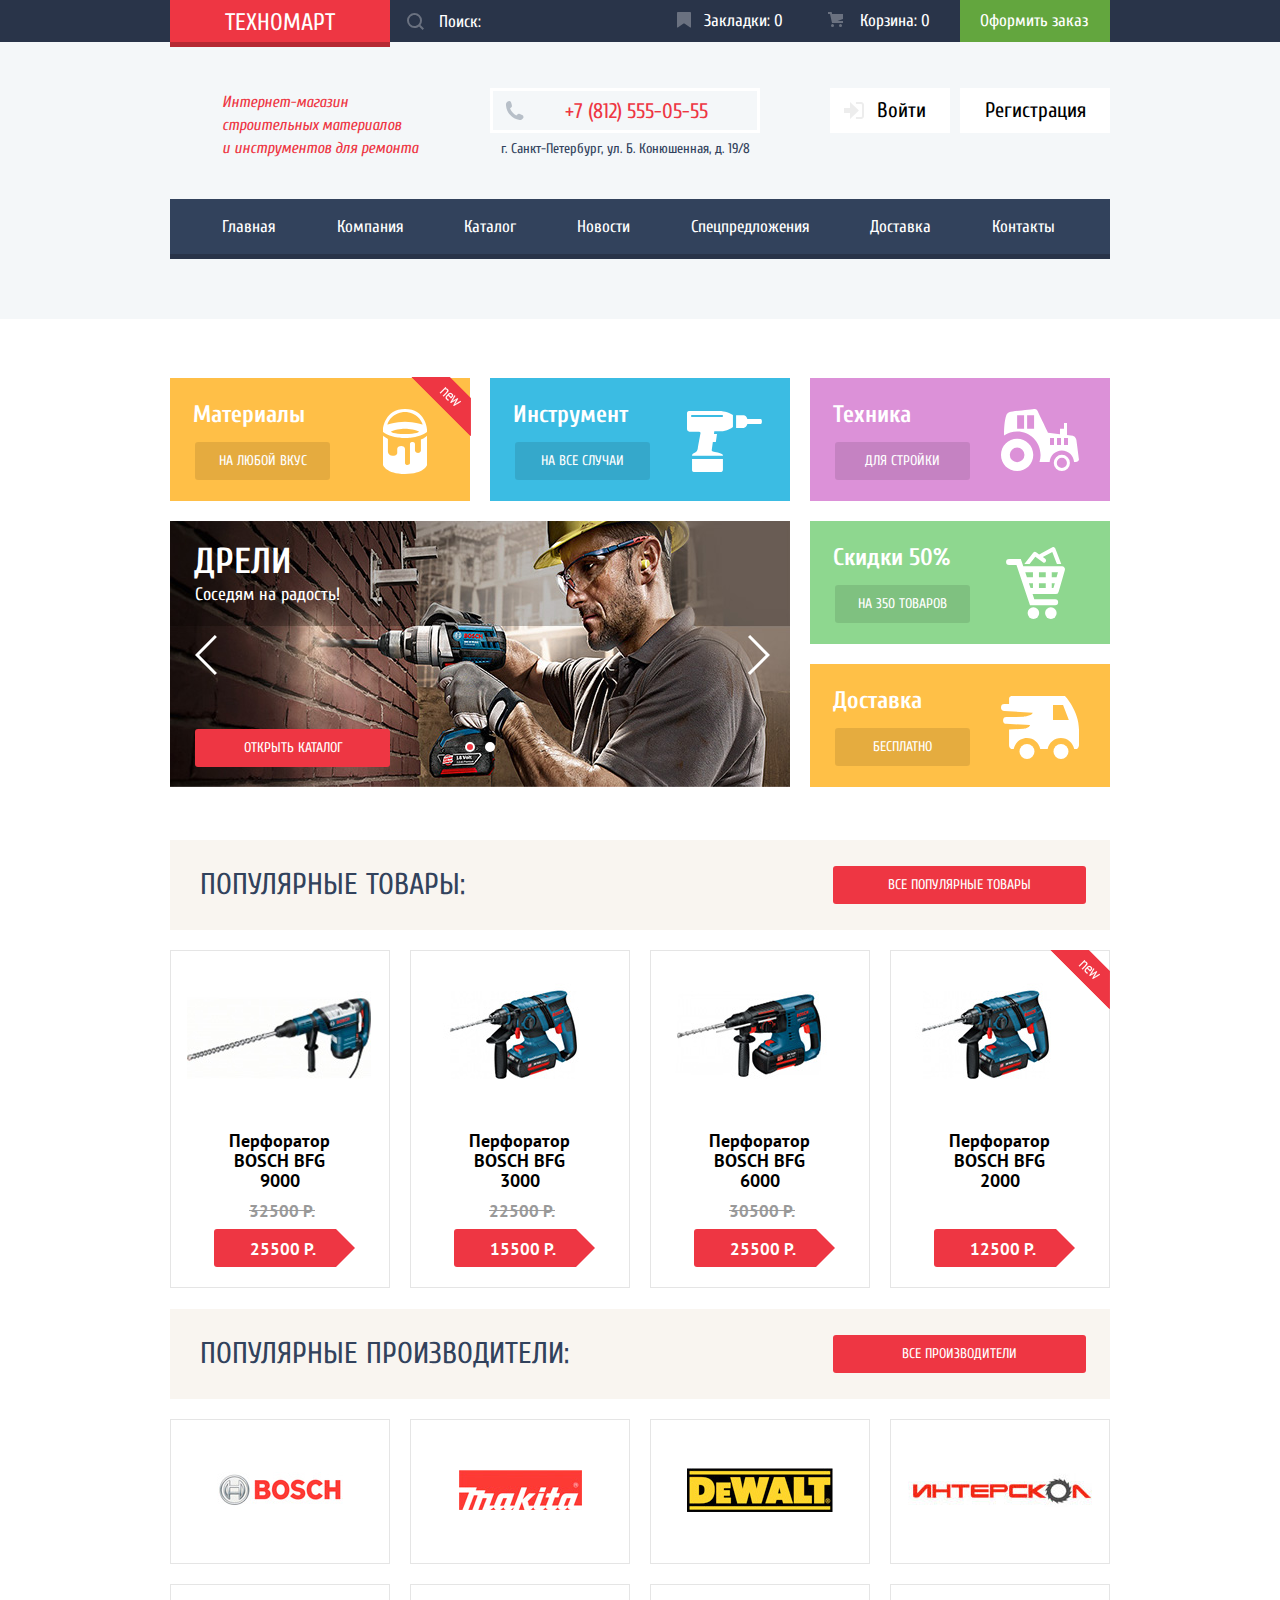
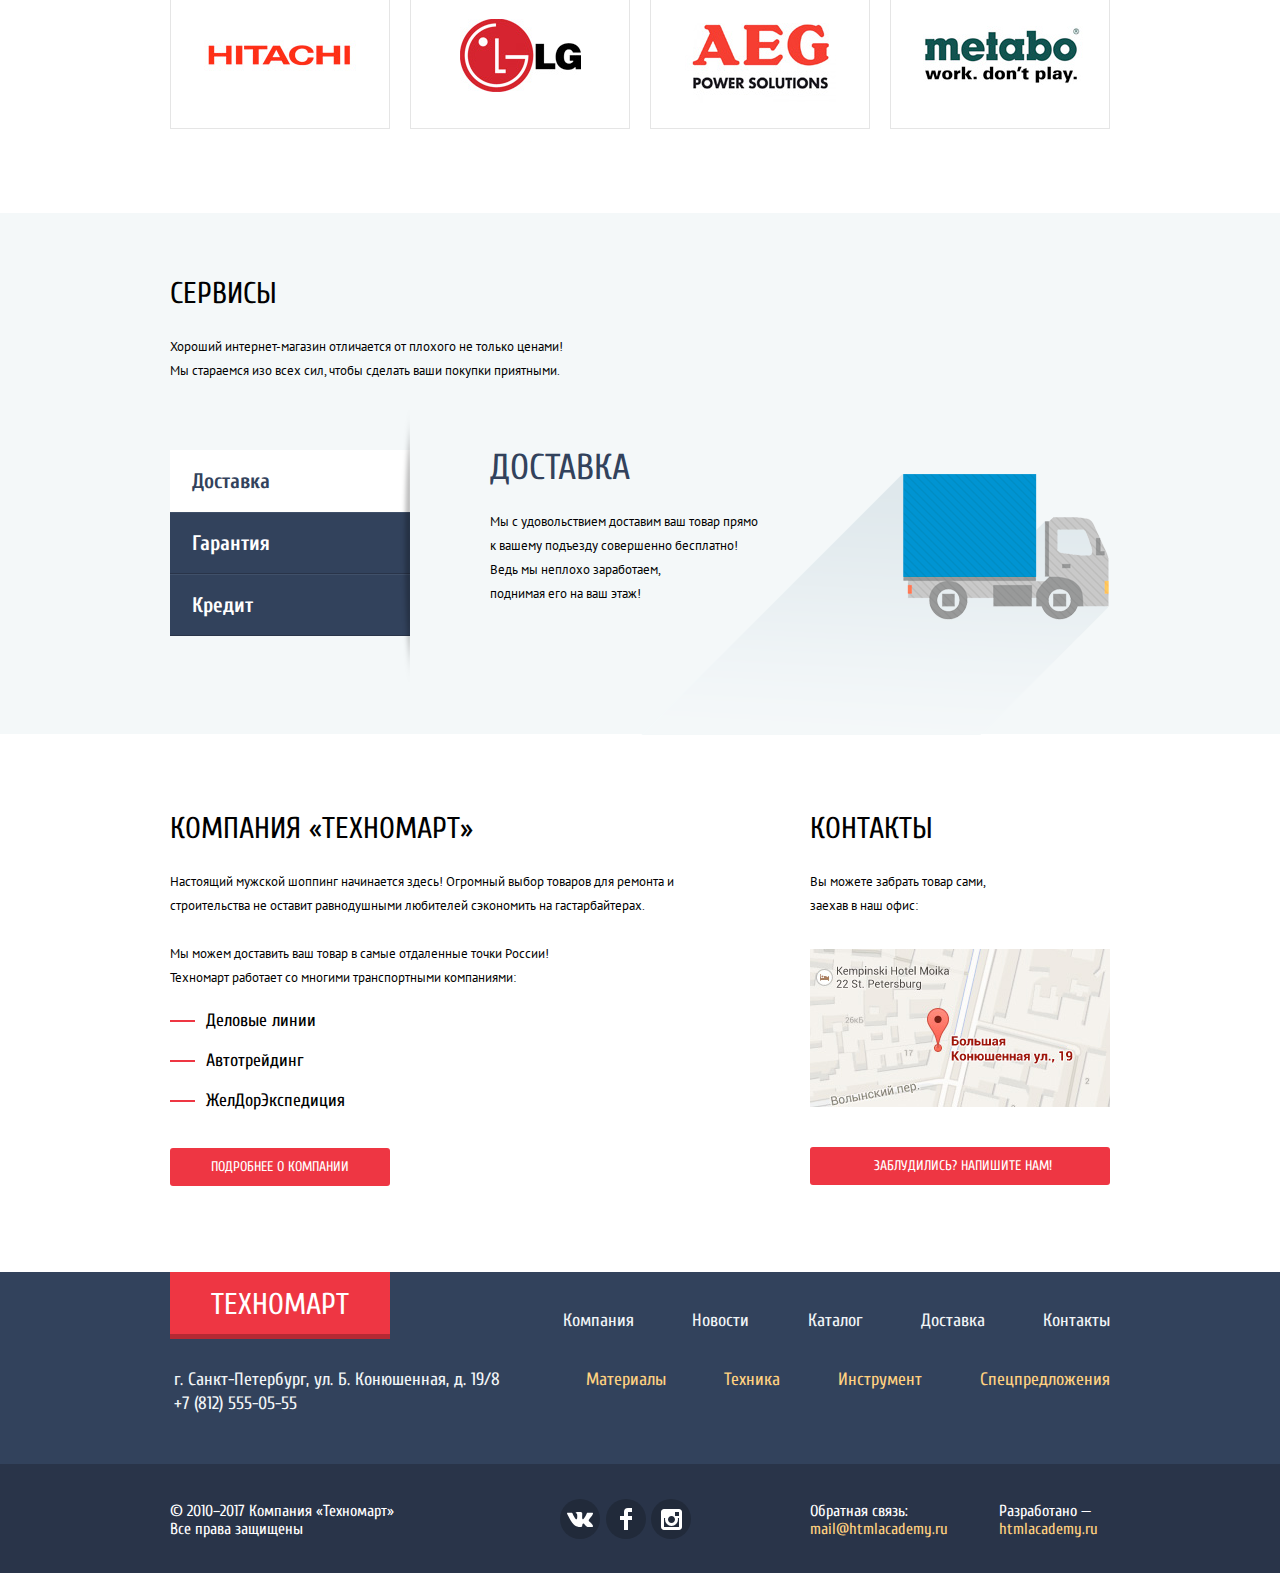
<file: index.html>
<!DOCTYPE html>
<html lang="ru">
  <head>
    <meta charset="utf-8">
    <title>Техномарт - Интернет-магазин строительных материалов и инструментов для ремонта</title>
    <link href="https://fonts.googleapis.com/css?family=Cuprum:400,400i,700&amp;subset=cyrillic" rel="stylesheet">
    <link href="https://fonts.googleapis.com/css?family=PT+Sans:400,700&amp;subset=cyrillic" rel="stylesheet">
    <link rel="stylesheet" href="css/normalize.css">
    <link rel="stylesheet" href="css/style.min.css">
  </head>
  <body class="page">
    <header class="main-header">
      <div class="secondary-menu-wrapper">
        <div class="secondary-menu container">
          <a class="logo-link">Техномарт</a>
          <form class="search-form" method="GET" action="https://echo.htmlacademy.ru">
            <label class="visually-hidden" for="search">Поле поиска</label>
            <input class="search" id="search" type="search" name="search" placeholder="Поиск:">
            <svg xmlns="http://www.w3.org/2000/svg" width="17" height="17" viewBox="0 0 17 17">
              <path fill="#ffffff" d="M17 15.586l-3.542-3.542A7.465 7.465 0 0 0 15 7.5 7.5 7.5 0 1 0 7.5 15c1.71 0 3.282-.579 4.544-1.542L15.586 17 17 15.586zM2 7.5C2 4.467 4.467 2 7.5 2 10.532 2 13 4.467 13 7.5c0 3.032-2.468 5.5-5.5 5.5A5.506 5.506 0 0 1 2 7.5z"/>
            </svg>
          </form>
          <a class="header-link header-link-bookmarks" href="#">Закладки: <output>0</output></a>
          <a class="header-link header-link-cart" href="#">Корзина: <output>0</output></a>
          <a class="header-link-order" href="#">Оформить заказ</a>
        </div>
      </div>
      <div class="menu-wrapper">
        <div class="header-submenu container">
          <h1 class="main-title">Интернет-магазин строительных материалов и&nbsp;инструментов для ремонта</h1>
          <div class="header-contacts">
            <a class="header-phone" href="tel:+78125550555">+7 (812) 555-05-55</a>
            <address class="header-address">г. Санкт-Петербург, ул. Б. Конюшенная, д. 19/8</address>
          </div>
          <ul class="user-navigation-list">
            <li class="user-navigation-item">
              <a href="#">
                <svg xmlns="http://www.w3.org/2000/svg" width="20" height="17" viewBox="0 0 20 17">
                  <path fill="#c5c5c5" d="M14.875 8.5L6 0v6H0v5h6v6z"/>
                  <path fill="#c5c5c5" d="M16.986 15.01h-5.027V17h5.027c2.178 0 3.004-1.81 3.029-3.026V3.028C19.99 1.811 19.164 0 16.986 0h-5.027v1.99h5.027c.839 0 .992.681 1.01 1.057v10.904c-.017.376-.171 1.059-1.01 1.059z"/>
                </svg>
                Войти
              </a>
            </li>
            <li class="user-navigation-item"><a href="#">Регистрация</a></li>
          </ul>
        </div>
        <div class="container">
          <nav class="navigation">
            <ul class="navigation-list">
              <li class="navigation-item"><a>Главная</a></li>
              <li class="navigation-item"><a href="#">Компания</a></li>
              <li class="navigation-item"><a href="catalog.html">Каталог</a></li>
              <li class="navigation-item"><a href="#">Новости</a></li>
              <li class="navigation-item"><a href="#">Спецпредложения</a></li>
              <li class="navigation-item"><a href="#">Доставка</a></li>
              <li class="navigation-item"><a href="#">Контакты</a></li>
            </ul>
          </nav>
        </div>
      </div>
    </header>
    <main>
      <div class="container">
        <section class="tiles-menu">
          <h2 class="visually-hidden">Меню категорий</h2>
          <div class="left-column-tiles">
            <div class="tiles-item new-label">
              <p class="tiles-title">Материалы</p>
              <a class="tiles-link" href="#">На любой вкус</a>
            </div>
            <div class="tiles-item">
              <p class="tiles-title">Инструмент</p>
              <a class="tiles-link" href="#">На все случаи</a>
            </div>
            <div class="slider">
              <ul class="slider-list">
                <li class="slider-item slider-item-active">
                  <img class="slider-image" src="img/main-slider-1.jpg" alt="Дрели - соседям на радость." width="620" height="266">
                  <p class="slider-title">Дрели</p>
                  <p class="slider-text">Соседям на радость!</p>
                  <a class="btn btn-slider" href="catalog.html">Открыть каталог</a>
                </li>
                <li class="slider-item">
                  <img class="slider-image" src="img/main-slider-2.jpg" alt="Перфораторы - настоящие мужские игрушки." width="620" height="266">
                  <p class="slider-title">Перфораторы</p>
                  <p class="slider-text">Настоящие мужские игрушки</p>
                  <a class="btn btn-slider" href="catalog.html">Открыть каталог</a>
                </li>
              </ul>
              <div class="slider-controls">
                <button class="slide-left" type="button"><span class="visually-hidden">Слайд влево</span></button>
                <button class="slide-right" type="button"><span class="visually-hidden">Слайд вправо</span></button>
              </div>
              <nav class="pagination">
                <button class="pagination-btn pagination-btn-active"></button>
                <button class="pagination-btn"></button>
              </nav>
            </div>
          </div>
          <div class="right-column-tiles">
            <div class="tiles-item">
              <p class="tiles-title">Техника</p>
              <a class="tiles-link" href="#">Для стройки</a>  
            </div>
            <div class="tiles-item">
              <p class="tiles-title">Скидки 50%</p>
              <a class="tiles-link" href="#">На 350 товаров</a> 
            </div>
            <div class="tiles-item">
              <p class="tiles-title">Доставка</p>
              <a class="tiles-link" href="#">Бесплатно</a> 
            </div>
          </div>
        </section>
        <section class="popular-products">
          <div class="popular-heading">
            <h2 class="section-title promo-title">Популярные товары:</h2>
            <a class="btn btn-popular" href="#">Все популярные товары</a>
          </div>
          <ul class="catalog-list">
            <li class="catalog-item">
              <a class="catalog-link" href="#">
                <h3 class="catalog-item-title">Перфоратор BOSCH BFG 9000</h3>
                <div class="img-block">
                  <img src="img/bosch-bfg-9000.jpg" alt="Перфоратор BOSCH BFG 9000" width="218" height="180">
                </div>
                <p class="discount">32500 р.</p>
                <p class="item-price">25500 р.</p>
              </a>
              <div class="hover-links">
                <a class="buy" href="#">Купить</a>
                <button class="bookmark" type="button">В закладки</button>
              </div>
            </li>
            <li class="catalog-item">
              <a class="catalog-link" href="#">
                <h3 class="catalog-item-title">Перфоратор BOSCH BFG 3000</h3>
                <div class="img-block">
                  <img src="img/bosch-bfg-3000.jpg" alt="Перфоратор BOSCH BFG 3000" width="218" height="180">
                </div>
                <p class="discount">22500 р.</p>
                <p class="item-price">15500 р.</p>
              </a>
              <div class="hover-links">
                <a class="buy" href="#">Купить</a>
                <button class="bookmark" type="button">В закладки</button>
              </div>
            </li>
            <li class="catalog-item">
              <a class="catalog-link" href="#">
                <h3 class="catalog-item-title">Перфоратор BOSCH BFG 6000</h3>
                <div class="img-block">
                  <img src="img/bosch-bfg-6000.jpg" alt="Перфоратор BOSCH BFG 6000" width="218" height="180">
                </div>
                <p class="discount">30500 р.</p>
                <p class="item-price">25500 р.</p>
              </a>
              <div class="hover-links">
                <a class="buy" href="#">Купить</a>
                <button class="bookmark" type="button">В закладки</button>
              </div>
            </li>
            <li class="catalog-item">
              <a class="catalog-link" href="#">
                <h3 class="catalog-item-title new-label">Перфоратор BOSCH BFG 2000</h3>
                <div class="img-block">
                  <img src="img/bosch-bfg-2000.jpg" alt="Перфоратор BOSCH BFG 2000" width="218" height="180">
                </div>
                <p class="discount"></p>
                <p class="item-price">12500 р.</p>
              </a>
              <div class="hover-links">
                <a class="buy" href="#">Купить</a>
                <button class="bookmark" type="button">В закладки</button>
              </div>
            </li>
          </ul>
        </section>
        <section class="popular-manufacturer">
          <div class="popular-heading">
            <h2 class="section-title promo-title">Популярные производители:</h2>
            <a class="btn btn-popular" href="#">Все производители</a>
          </div>
          <ul class="manufacturer-list">
            <li class="manufacturer-item"><a href="#"><img src="img/bosch.jpg" alt="Bosch" width="126" height="37"></a></li>
            <li class="manufacturer-item"><a href="#"><img src="img/makita.jpg" alt="Makita" width="123" height="40"></a></li>
            <li class="manufacturer-item"><a href="#"><img src="img/de-walt.jpg" alt="DeWalt" width="146" height="44"></a></li>
            <li class="manufacturer-item"><a href="#"><img src="img/interskol.jpg" alt="Интерскол" width="184" height="34"></a></li>
            <li class="manufacturer-item"><a href="#"><img src="img/hitachi.jpg" alt="Hitachi" width="169" height="31"></a></li>
            <li class="manufacturer-item"><a href="#"><img src="img/lg.jpg" alt="Lg" width="121" height="73"></a></li>
            <li class="manufacturer-item"><a href="#"><img src="img/aeg.jpg" alt="Aeg" width="151" height="96"></a></li>
            <li class="manufacturer-item"><a href="#"><img src="img/metabo.jpg" alt="Metabo" width="218" height="59"></a></li>
          </ul>
        </section>
      </div>
      <section class="services">
        <div class="container">
          <h2 class="section-title services-title">Сервисы</h2>
          <p class="section-text">Хороший интернет-магазин отличается от плохого не только ценами!</p>
          <p class="section-text">Мы стараемся изо всех сил, чтобы сделать ваши покупки приятными.</p>
          <div class="section-slider">
            <ul class="buttons-list">
              <li class="buttons-item"><button class="delivery-btn active-button" onclick="active(this)" type="button">Доставка</button></li>
              <li class="buttons-item"><button class="guarantee-btn" onclick="active(this)" type="button">Гарантия</button></li>
              <li class="buttons-item"><button class="credit-btn" onclick="active(this)" type="button">Кредит</button></li>
            </ul>
            <ul class="services-list">
              <li class="services-item delivery-item service-active">
                <h4 class="services-item-title">Доставка</h4>
                <p class="services-item-text delivery">Мы с удовольствием доставим ваш товар прямо к вашему подъезду совершенно бесплатно! Ведь мы неплохо заработаем,<br>поднимая его на ваш этаж!</p>
              </li>
              <li class="services-item guarantee-item">
                <h4 class="services-item-title">Гарантия</h4>
                <p class="services-item-text guarantee">Если купленный у нас товар поломается или заискрит,<br> а также в случае пожара, спровоцированного его возгаранием, вы всегда можете быть уверены в нашей гарантии. Мы обменяем сгоревший товар на новый. <br> Дом уж восстановите как-нибудь сами.</p>
              </li>
              <li class="services-item credit-item">
                <h4 class="services-item-title">Кредит</h4>
                <p class="services-item-text credit">Залезть в долговую яму стало проще! <br> Кредитные консультанты придут вам на помощь.</p>
                <a class="btn" href="#">Отправить заявку</a>
              </li>
            </ul>
          </div>
        </div>
      </section>
      <div class="index-columns container">
        <section class="about-company">
          <h2 class="section-title">Компания «Техномарт»</h2>
          <p class="section-text">Настоящий мужской шоппинг начинается здесь! Огромный выбор товаров для ремонта и строительства не оставит равнодушными любителей сэкономить на гастарбайтерах.</p>
          <p class="section-text">Мы можем доставить ваш товар в самые отдаленные точки России! Техномарт работает со многими транспортными компаниями:</p>
          <ul class="companies-list">
            <li class="companies-item">Деловые линии</li>
            <li class="companies-item">Автотрейдинг</li>
            <li class="companies-item">ЖелДорЭкспедиция</li>
          </ul>
          <a class="btn" href="#">Подробнее о компании</a>
        </section>
        <section class="contacts">
          <h2 class="section-title">Контакты</h2>
          <p class="section-text">Вы можете забрать товар сами, заехав в наш офис:</p>
          <a class="map-link" href="https://goo.gl/maps/z7ead5HMpTo"><img src="img/map.jpg" alt="Карта с расположением компании «Техномарт»" width="300" height="158"></a>
          <a class="btn btn-contacts" href="#">Заблудились? Напишите нам!</a> 
        </section>
      </div>
      <section class="modal modal-login">
        <h2 class="visually-hidden">Форма обратной связи</h2>
        <form class="feedback-form" method="POST" action="https://echo.htmlacademy.ru/">
          <div class="feedback-container">
            <div class="form-columns">
              <div class="form-column">
                <label for="feedback-name">Ваше имя:</label>
                <input id="feedback-name" type="text" name="name" placeholder="Имя Фамилия">
              </div>
              <div class="form-column">
                <label for="feedback-email">Ваш e-mail:</label>
                <input id="feedback-email" type="email" name="email" placeholder="email@example.com">
              </div>
            </div>
            <label for="feedback-text">Текст письма:</label>
            <textarea id="feedback-text" name="text" placeholder="В свободной форме"></textarea>
          </div>
          <div class="feedback-wrapper">
            <button class="btn" type="submit">Отправить</button>
          </div>
          <button class="modal-close" type="button"><span class="visually-hidden">Закрыть</span></button>
        </form>
      </section>
      <section class="modal modal-map">
        <h2 class="visually-hidden">Карта как нас найти</h2>
        <button class="modal-close" type="button"><span class="visually-hidden">Закрыть</span></button>
        <img src="img/modal-map.jpg" alt="Адрес магазина «Техномарт» г. Санкт-Петербург, ул. Б. Конюшенная, д.19/8" width="940" height="446">
        <iframe class="iframe-map" src="https://www.google.com/maps/embed?pb=!1m18!1m12!1m3!1d1998.60362530031!2d30.320858716114454!3d59.93871916905419!2m3!1f0!2f0!3f0!3m2!1i1024!2i768!4f13.1!3m3!1m2!1s0x4696310fca145cc1%3A0x42b32648d8238007!2z0JHQvtC70YzRiNCw0Y8g0JrQvtC90Y7RiNC10L3QvdCw0Y8g0YPQuy4sIDE5LzgsINCh0LDQvdC60YIt0J_QtdGC0LXRgNCx0YPRgNCzLCAxOTExODY!5e0!3m2!1sru!2sru!4v1544770415586" width="940" height="446" allowfullscreen></iframe>
      </section>
      <section class="modal modal-cart-add">
        <h2>Товар добавлен в корзину!</h2>
        <button class="modal-close" type="button"><span class="visually-hidden">Закрыть</span></button>
        <div class="modal-cart-wrapper">
          <a class="btn" href="#">Оформить заказ</a>
          <a class="btn continue" href="#">Продолжить покупки</a>
        </div>
      </section>
    </main>
    <footer class="main-footer">
      <div class="footer-columns container">
        <div class="footer-contact-info">
          <a class="logo-link logo-footer">Техномарт</a>
          <address class="footer-address">г. Санкт-Петербург, ул. Б. Конюшенная, д. 19/8 <a href="tel:+78125550555">+7 (812) 555-05-55</a></address>
        </div>
        <nav class="footer-navigation">
          <ul class="footer-navigation-list-1">
            <li class="footer-navigation-item"><a href="#">Компания</a></li>
            <li class="footer-navigation-item"><a href="#">Новости</a></li>
            <li class="footer-navigation-item"><a href="catalog.html">Каталог</a></li>
            <li class="footer-navigation-item"><a href="#">Доставка</a></li>
            <li class="footer-navigation-item"><a href="#">Контакты</a></li>
          </ul>
          <ul class="footer-navigation-list-2">
            <li class="footer-navigation-item"><a href="#">Материалы</a></li>
            <li class="footer-navigation-item"><a href="#">Техника</a></li>
            <li class="footer-navigation-item"><a href="#">Инструмент</a></li>
            <li class="footer-navigation-item"><a href="#">Спецпредложения</a></li>
          </ul>
        </nav>
      </div>
      <div class="footer-contact-us">
        <div class="footer-columns container">
          <div class="copyright-block">
            <p class="copyright">© 2010–2017 Компания «Техномарт»</p>
            <p class="copyright">Все права защищены</p>
          </div>
          <div class="social-list">
            <a class="social-link" href="https://vk.com"><span class="visually-hidden">Мы во Вконтакте</span></a>
            <a class="social-link" href="https://facebook.com"><span class="visually-hidden">Мы в Фейсбуке</span></a>
            <a class="social-link" href="https://instagram.com"><span class="visually-hidden">Мы в Инстаграме</span></a>
          </div>
          <p class="feedback">Обратная связь: <a href="mailto:mail@htmlacademy.ru">mail@htmlacademy.ru</a></p>
          <p class="developed">Разработано — <a href="https://htmlacademy.ru/intensive/htmlcss">htmlacademy.ru</a></p>
        </div>
      </div>
    </footer>
    <script src="js/index.min.js"></script>
  </body>
</html>
</file>
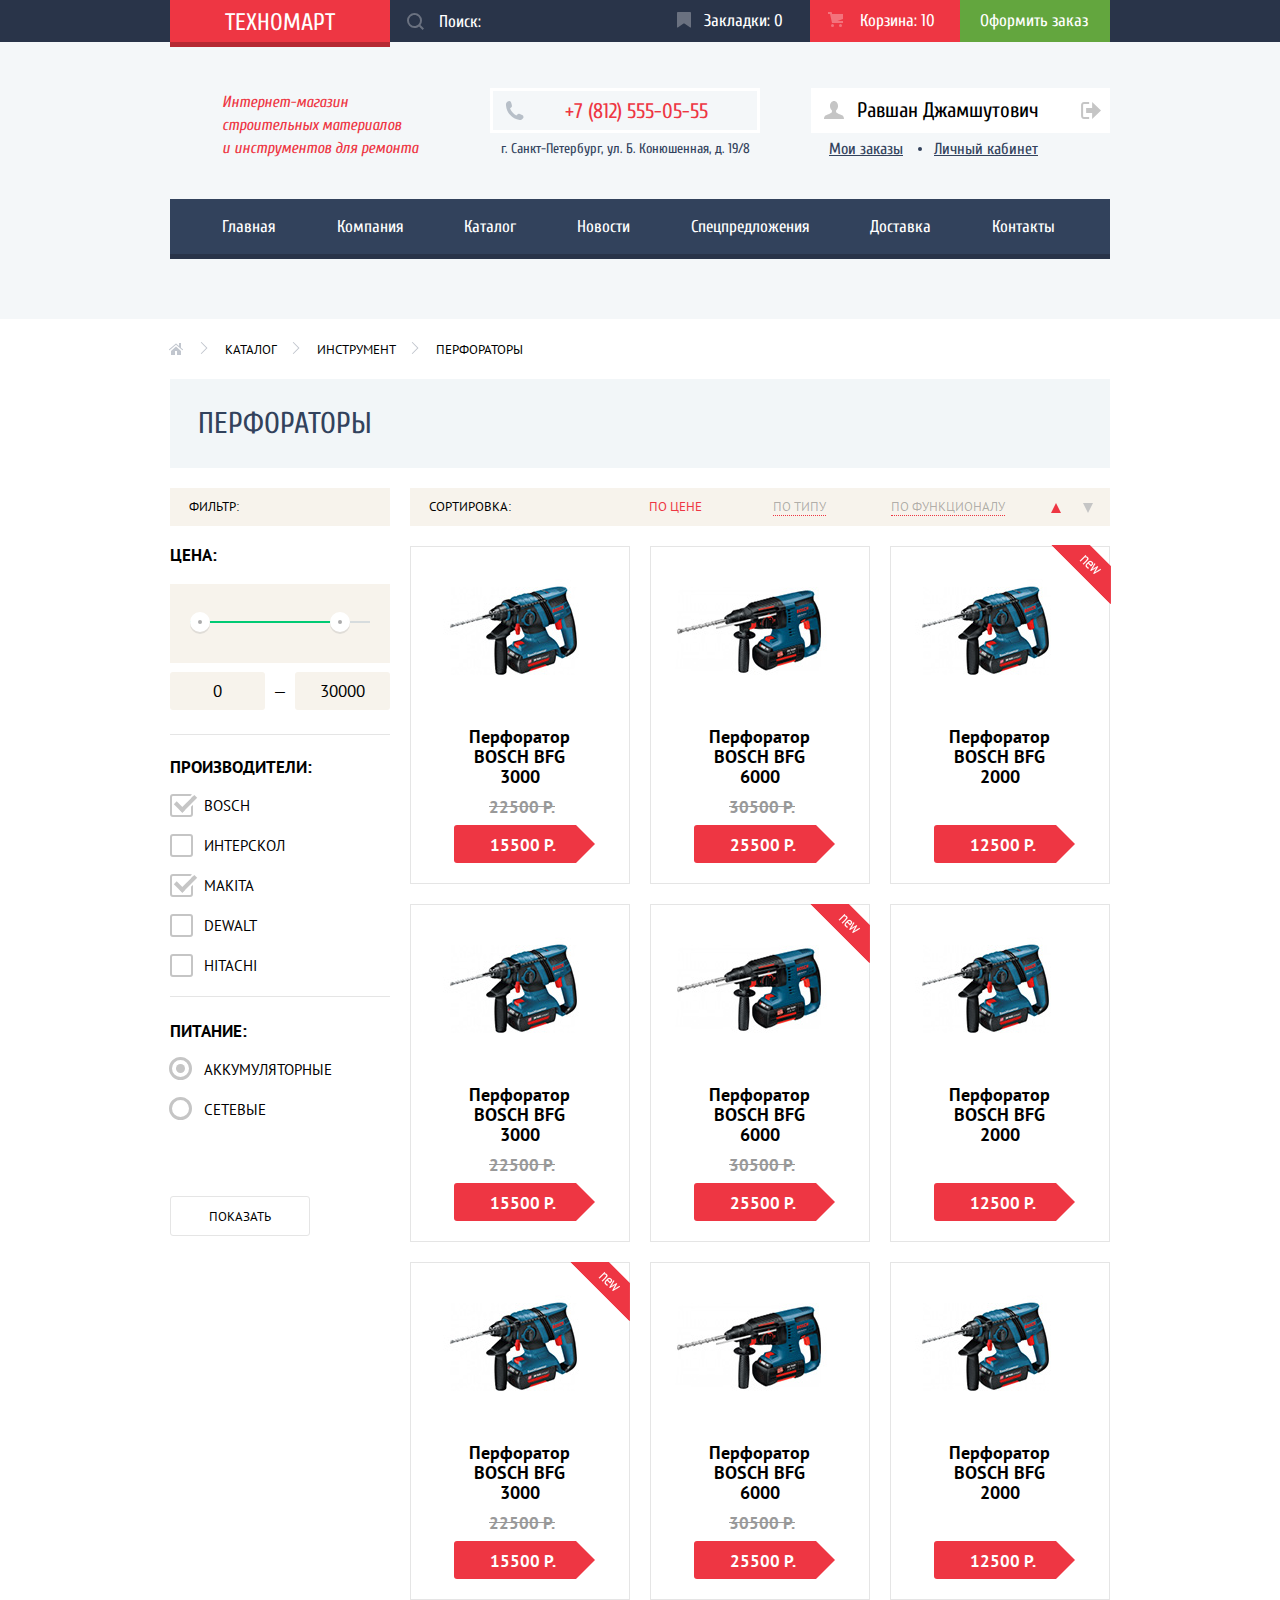
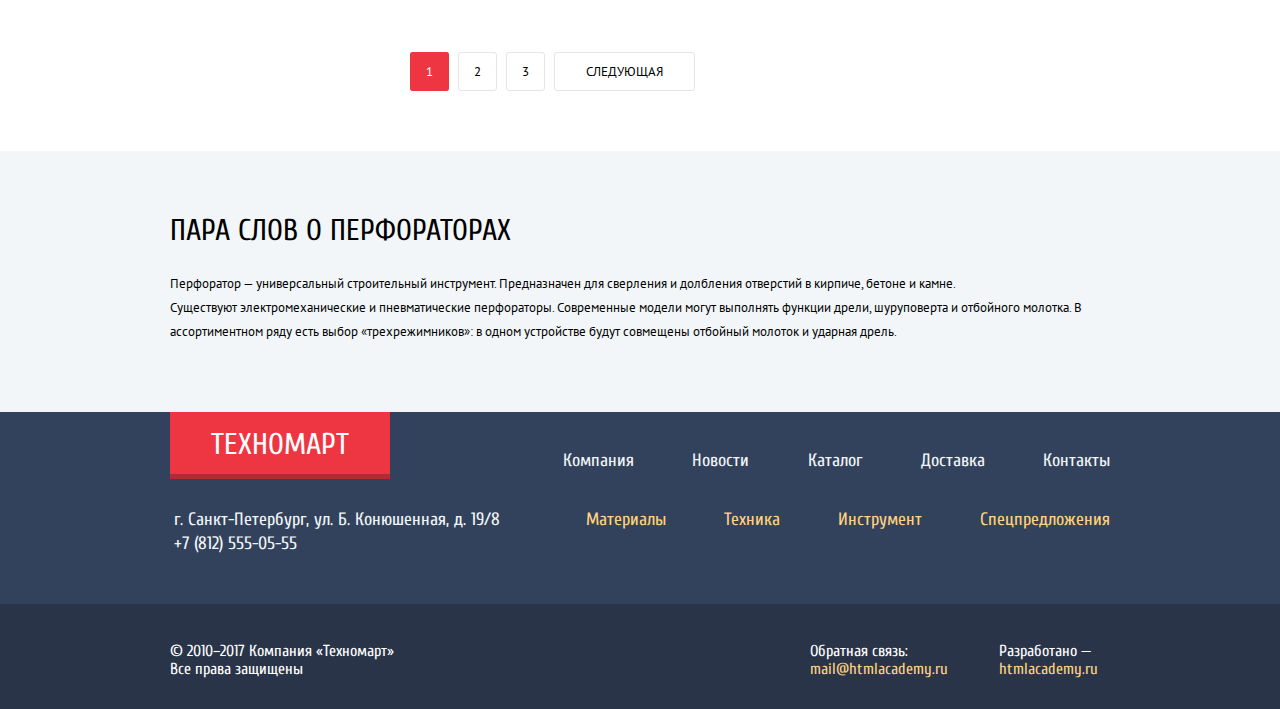
<file: catalog.html>
<!DOCTYPE html>
<html lang="ru">
  <head>
    <meta charset="utf-8">
    <title>Техномарт - каталог перфораторы</title>
    <link href="https://fonts.googleapis.com/css?family=Cuprum:400,400i,700&amp;subset=cyrillic" rel="stylesheet">
    <link href="https://fonts.googleapis.com/css?family=PT+Sans:400,700&amp;subset=cyrillic" rel="stylesheet">
    <link rel="stylesheet" href="css/normalize.css">
    <link rel="stylesheet" href="css/style.min.css">
  </head>
  <body>
    <header class="main-header catalog">
      <div class="secondary-menu-wrapper">
        <div class="secondary-menu container">
          <a class="logo-link" href="index.html">Техномарт</a>
          <form class="search-form" method="GET" action="https://echo.htmlacademy.ru">
            <label class="visually-hidden" for="search">Поле поиска</label>
            <input class="search" id="search" type="search" name="search" placeholder="Поиск:">
            <svg xmlns="http://www.w3.org/2000/svg" width="17" height="17" viewBox="0 0 17 17">
              <path fill="#ffffff" d="M17 15.586l-3.542-3.542A7.465 7.465 0 0 0 15 7.5 7.5 7.5 0 1 0 7.5 15c1.71 0 3.282-.579 4.544-1.542L15.586 17 17 15.586zM2 7.5C2 4.467 4.467 2 7.5 2 10.532 2 13 4.467 13 7.5c0 3.032-2.468 5.5-5.5 5.5A5.506 5.506 0 0 1 2 7.5z"/>
            </svg>
          </form>
          <a class="header-link header-link-bookmarks" href="#">Закладки: <output>0</output></a>
          <a class="header-link header-link-cart not-empty" href="#">Корзина: <output>10</output></a>
          <a class="header-link-order" href="#">Оформить заказ</a>
        </div>
      </div>
      <div class="menu-wrapper">
        <div class="header-submenu container">
          <h1 class="main-title">Интернет-магазин строительных материалов и&nbsp;инструментов для ремонта</h1>
          <div class="header-contacts">
            <a class="header-phone" href="tel:+78125550555">+7 (812) 555-05-55</a>
            <address class="header-address">г. Санкт-Петербург, ул. Б. Конюшенная, д. 19/8</address>
          </div>
          <div class="profile">
            <div class="profile-info">
              <a class="log-in" href="#">
                <svg xmlns="http://www.w3.org/2000/svg" width="20" height="18" viewBox="0 0 20 18">
                  <path fill="#c5c5c5" d="M17.881 14.166c-2.144-.735-4.256-1.666-5.207-2.39-.657-.501-.77-1.618-.517-2.415 1.118-.903 1.864-2.477 1.864-4.278C14.021 2.276 12.221 0 10 0S5.979 2.276 5.979 5.083c0 1.801.746 3.374 1.863 4.277.253.798.141 1.915-.517 2.416-.95.724-3.063 1.654-5.207 2.39S0 18 0 18h20s.025-3.099-2.119-3.834z"/>
                </svg>
                Равшан Джамшутович
              </a>
              <a class="log-out" href="#">
                <span class="visually-hidden">Выйти из личного кабинета</span>
                <svg xmlns="http://www.w3.org/2000/svg" width="21" height="17" viewBox="0 0 21 17">
                  <g fill="#c5c5c5">
                    <path fill="#c5c5c5" d="M21 8.5L12.125 0v6h-6v5h6v6z"/>
                    <path fill="#c5c5c5" d="M3.106 13.952V3.048c.018-.376.171-1.057 1.01-1.057h5.027V0H4.116C1.938 0 1.112 1.81 1.087 3.027v10.946C1.112 15.189 1.938 17 4.116 17h5.027v-1.99H4.116c-.839 0-.992-.683-1.01-1.058z"/>
                  </g>
                </svg>
              </a>
            </div>
            <div class="profile-navigation">
              <a class="my-orders" href="#">Мои заказы</a>
              <a class="personal-cabinet" href="#">Личный кабинет</a>
            </div>
          </div>
        </div>
        <div class="container">
          <nav class="navigation">
            <ul class="navigation-list">
              <li class="navigation-item"><a href="index.html">Главная</a></li>
              <li class="navigation-item"><a href="#">Компания</a></li>
              <li class="navigation-item"><a>Каталог</a></li>
              <li class="navigation-item"><a href="#">Новости</a></li>
              <li class="navigation-item"><a href="#">Спецпредложения</a></li>
              <li class="navigation-item"><a href="#">Доставка</a></li>
              <li class="navigation-item"><a href="#">Контакты</a></li>
            </ul>
          </nav>
        </div>
      </div>
    </header>
    <main>
      <div class="container">
        <ul class="breadcrumb">
          <li class="breadcrumb-item"><a class="home" href="index.html"><span class="visually-hidden">Домой</span></a></li>
          <li class="breadcrumb-item"><a href="catalog.html">Каталог</a></li>
          <li class="breadcrumb-item"><a href="#">Инструмент</a></li>
          <li class="breadcrumb-item"><a>Перфораторы</a></li>
        </ul>
        <h1 class="catalog-title">Перфораторы</h1>
        <div class="catalog-columns">
          <section class="filter">
            <h2 class="visually-hidden">Фильтр товаров</h2>
            <form class="filter-form" method="POST" action="https://echo.htmlacademy.ru/" >
              <h4 class="filter-title">Фильтр:</h4>
              <fieldset class="price">
                <legend>Цена:</legend>
                <div class="price-range">
                  <div class="scale">
                    <div class="bar"></div>
                  </div>
                  <div class="handle handle-left"></div>
                  <div class="handle handle-right"></div>
                </div>
                <div class="price-columns">
                  <label class="visually-hidden" for="min-price">Минимальная цена</label>
                  <input id="min-price" type="text" value="0" name="min-price">
                  <span>—</span>
                  <label class="visually-hidden" for="max-price">Максимальная цена</label>
                  <input id="max-price" type="text" value="30000" name="max-price">
                </div>
              </fieldset>
              <fieldset class="manufacturer">
                <legend>Производители:</legend>
                <input class="visually-hidden" id="bosch" type="checkbox" name="bosch" checked>
                <label for="bosch">BOSCH</label>
                <input class="visually-hidden" id="interskol" type="checkbox" name="interskol">
                <label for="interskol">Интерскол</label>
                <input class="visually-hidden" id="makita" type="checkbox" name="makita" checked>
                <label for="makita">Makita</label>
                <input class="visually-hidden" id="dewalt" type="checkbox" name="dewalt">
                <label for="dewalt">Dewalt</label>
                <input class="visually-hidden" id="hitachi" type="checkbox" name="hitachi">
                <label for="hitachi">Hitachi</label>
              </fieldset>
              <fieldset class="power">
                <legend>Питание:</legend>
                <input class="visually-hidden" id="accumulator" type="radio" name="power" checked>
                <label for="accumulator">Аккумуляторные</label>
                <input class="visually-hidden" id="network" type="radio" name="power">
                <label for="network">Сетевые</label>
              </fieldset>
              <button class="btn" type="submit">Показать</button>
            </form>
          </section>
          <section class="product-list">
            <h2 class="visually-hidden">Каталог товаров</h2>
            <div class="sorting">
              <h4 class="sorting-title">Сортировка:</h4>
              <ul class="sorting-list">
                <li class="sorting-item active-item"><a href="#">По цене</a></li>
                <li class="sorting-item"><a href="#">По типу</a></li>
                <li class="sorting-item"><a href="#">По функционалу</a></li>
                <li class="sorting-item active-item">
                  <a class="sort-up" href="#">
                  <span class="visually-hidden">По возрастанию</span>
                  </a>
                </li>
                <li class="sorting-item">
                  <a class="sort-down" href="#">
                  <span class="visually-hidden">По убыванию</span>
                  </a>
                </li>
              </ul>
            </div>
            <ul class="catalog-list">
              <li class="catalog-item">
                <a class="catalog-link" href="#">
                  <h3 class="catalog-item-title">Перфоратор BOSCH BFG 3000</h3>
                  <div class="img-block">
                    <img src="img/bosch-bfg-3000.jpg" alt="Перфоратор BOSCH BFG 3000" width="218" height="180"> 
                  </div>
                  <p class="discount">22500 р.</p>
                  <p class="item-price">15500 р.</p>
                </a>
                <div class="hover-links">
                  <a class="buy" href="#">Купить</a>
                  <button class="bookmark" type="button">В закладки</button>
                </div>
              </li>
              <li class="catalog-item">
                <a class="catalog-link" href="#">
                  <h3 class="catalog-item-title">Перфоратор BOSCH BFG 6000</h3>
                  <div class="img-block">
                    <img src="img/bosch-bfg-6000.jpg" alt="Перфоратор BOSCH BFG 6000" width="218" height="180">
                  </div>
                  <p class="discount">30500 р.</p>
                  <p class="item-price">25500 р.</p>
                </a>
                <div class="hover-links">
                  <a class="buy" href="#">Купить</a>
                  <button class="bookmark" type="button">В закладки</button>
                </div>
              </li>
              <li class="catalog-item new-label">
                <a class="catalog-link" href="#">
                  <h3 class="catalog-item-title">Перфоратор BOSCH BFG 2000</h3>
                  <div class="img-block">
                    <img src="img/bosch-bfg-2000.jpg" alt="Перфоратор BOSCH BFG 2000" width="218" height="180">
                  </div>
                  <p class="discount"></p>
                  <p class="item-price">12500 р.</p>
                </a>
                <div class="hover-links">
                  <a class="buy" href="#">Купить</a>
                  <button class="bookmark" type="button">В закладки</button>
                </div>
              </li>
              <li class="catalog-item">
                <a class="catalog-link" href="#">
                  <h3 class="catalog-item-title">Перфоратор BOSCH BFG 3000</h3>
                  <div class="img-block">
                    <img src="img/bosch-bfg-3000.jpg" alt="Перфоратор BOSCH BFG 3000" width="218" height="180">
                  </div>
                  <p class="discount">22500 р.</p>
                  <p class="item-price">15500 р.</p>
                </a>
                <div class="hover-links">
                  <a class="buy" href="#">Купить</a>
                  <button class="bookmark" type="button">В закладки</button>
                </div>
              </li>
              <li class="catalog-item">
                <a class="catalog-link" href="#">
                  <h3 class="catalog-item-title new-label">Перфоратор BOSCH BFG 6000</h3>
                  <div class="img-block">
                    <img src="img/bosch-bfg-6000.jpg" alt="Перфоратор BOSCH BFG 6000" width="218" height="180">
                  </div>
                  <p class="discount">30500 р.</p>
                  <p class="item-price">25500 р.</p>
                </a>
                <div class="hover-links">
                  <a class="buy" href="#">Купить</a>
                  <button class="bookmark" type="button">В закладки</button>
                </div>
              </li>
              <li class="catalog-item">
                <a class="catalog-link" href="#">
                  <h3 class="catalog-item-title">Перфоратор BOSCH BFG 2000</h3>
                  <div class="img-block">
                    <img src="img/bosch-bfg-2000.jpg" alt="Перфоратор BOSCH BFG 2000" width="218" height="180">
                  </div>
                  <p class="discount"></p>
                  <p class="item-price">12500 р.</p>
                </a>
                <div class="hover-links">
                  <a class="buy" href="#">Купить</a>
                  <button class="bookmark" type="button">В закладки</button>
                </div>
              </li>
              <li class="catalog-item">
                <a class="catalog-link" href="#">
                  <h3 class="catalog-item-title new-label">Перфоратор BOSCH BFG 3000</h3>
                  <div class="img-block">
                    <img src="img/bosch-bfg-3000.jpg" alt="Перфоратор BOSCH BFG 3000" width="218" height="180">
                  </div>
                  <p class="discount">22500 р.</p>
                  <p class="item-price">15500 р.</p>
                </a>
                <div class="hover-links">
                  <a class="buy" href="#">Купить</a>
                  <button class="bookmark" type="button">В закладки</button>
                </div>
              </li>
              <li class="catalog-item">
                <a class="catalog-link" href="#">
                  <h3 class="catalog-item-title">Перфоратор BOSCH BFG 6000</h3>
                  <div class="img-block">
                    <img src="img/bosch-bfg-6000.jpg" alt="Перфоратор BOSCH BFG 6000" width="218" height="180">
                  </div>
                  <p class="discount">30500 р.</p>
                  <p class="item-price">25500 р.</p>
                </a>
                <div class="hover-links">
                  <a class="buy" href="#">Купить</a>
                  <button class="bookmark" type="button">В закладки</button>
                </div>
              </li>
              <li class="catalog-item">
                <a class="catalog-link" href="#">
                  <h3 class="catalog-item-title">Перфоратор BOSCH BFG 2000</h3>
                  <div class="img-block">
                    <img src="img/bosch-bfg-2000.jpg" alt="Перфоратор BOSCH BFG 2000" width="218" height="180">
                  </div>
                  <p class="discount"></p>
                  <p class="item-price">12500 р.</p>
                </a>
                <div class="hover-links">
                  <a class="buy" href="#">Купить</a>
                  <button class="bookmark" type="button">В закладки</button>
                </div>
              </li>
            </ul>
            <ul class="pagination-list">
              <li class="pagination-item pagination-item-current"><a>1</a></li>
              <li class="pagination-item"><a href="#">2</a></li>
              <li class="pagination-item"><a href="#">3</a></li>
              <li class="pagination-item"><a href="#">Следующая</a></li>
            </ul>
          </section>
        </div>
      </div>
      <section class="about-products">
        <div class="container">
          <h2 class="about-products-title">Пара слов о перфораторах</h2>
          <p class="about-products-text">Перфоратор — универсальный строительный инструмент. Предназначен для сверления и долбления отверстий в кирпиче, бетоне и камне. Существуют&nbsp;электромеханические и пневматические перфораторы. Современные модели могут выполнять функции дрели, шуруповерта и отбойного молотка. В ассортиментном ряду есть выбор «трехрежимников»: в одном устройстве будут совмещены отбойный молоток и ударная дрель.</p>
        </div>
      </section>
      <section class="modal modal-cart-add">
        <h2>Товар добавлен в корзину!</h2>
        <button class="modal-close" type="button"><span class="visually-hidden">Закрыть</span></button>
        <div class="modal-cart-wrapper">
          <a class="btn" href="#">Оформить заказ</a>
          <a class="btn continue" href="#">Продолжить покупки</a>
        </div>
      </section>
    </main>
    <footer class="main-footer">
      <div class="footer-columns container">
        <div class="footer-contact-info">
          <a class="logo-link logo-footer">Техномарт</a>
          <address class="footer-address">г. Санкт-Петербург, ул. Б. Конюшенная, д. 19/8 <a href="tel:+78125550555">+7 (812) 555-05-55</a></address>
        </div>
        <nav class="footer-navigation">
          <ul class="footer-navigation-list-1">
            <li class="footer-navigation-item"><a href="#">Компания</a></li>
            <li class="footer-navigation-item"><a href="#">Новости</a></li>
            <li class="footer-navigation-item"><a href="catalog.html">Каталог</a></li>
            <li class="footer-navigation-item"><a href="#">Доставка</a></li>
            <li class="footer-navigation-item"><a href="#">Контакты</a></li>
          </ul>
          <ul class="footer-navigation-list-2">
            <li class="footer-navigation-item"><a href="#">Материалы</a></li>
            <li class="footer-navigation-item"><a href="#">Техника</a></li>
            <li class="footer-navigation-item"><a href="#">Инструмент</a></li>
            <li class="footer-navigation-item"><a href="#">Спецпредложения</a></li>
          </ul>
        </nav>
      </div>
      <div class="footer-contact-us">
        <div class="footer-columns container">
          <div class="copyright-block">
            <p class="copyright">© 2010–2017 Компания «Техномарт»</p>
            <p class="copyright">Все права защищены</p>
          </div>
          <ul class="social-list">
            <li class="social-item"><a href="https://vk.com"><span class="visually-hidden">Мы во Вконтакте</span></a></li>
            <li class="social-item"><a href="https://facebook.com"><span class="visually-hidden">Мы в Фейсбуке</span></a></li>
            <li class="social-item"><a href="https://instagram.com"><span class="visually-hidden">Мы в Инстаграме</span></a></li>
          </ul>
          <p class="feedback">Обратная связь: <a href="mailto:mail@htmlacademy.ru">mail@htmlacademy.ru</a></p>
          <p class="developed">Разработано — <a href="https://htmlacademy.ru/intensive/htmlcss">htmlacademy.ru</a></p>
        </div>
      </div>
    </footer>
    <script src="js/catalog.min.js"></script>
  </body>
</html>
</file>
<file: css/style.min.css>
body{margin:0;font-family:"Cuprum",Arial,sans-serif;font-size:17px;line-height:17px;font-weight:400;color:#000}a{text-decoration:none}img{max-width:100%;height:auto}.visually-hidden,input[type="checkbox"].visually-hidden,input[type="radio"].visually-hidden{position:absolute;width:1px;height:1px;margin:-1px;border:0;padding:0;white-space:nowrap;-webkit-clip-path:inset(100%);clip-path:inset(100%);clip:rect(0 0 0 0);overflow:hidden}.main-header{margin-bottom:59px}.secondary-menu{display:-webkit-box;display:-ms-flexbox;display:flex;font-size:17px;line-height:18px;color:#fff}.secondary-menu-wrapper{background-color:#293449}.menu-wrapper{padding-bottom:65px;color:#fff;background-color:#f4f7f9}.container{width:940px;padding-left:10px;padding-right:10px;margin:0 auto}.logo-link{display:block;padding-top:11px;padding-bottom:7px;width:220px;font-size:24px;line-height:24px;text-transform:uppercase;color:#fff;text-align:center;background-color:#ee3643;-webkit-box-shadow:0 5px #b52933;box-shadow:0 5px #b52933}.logo-link:hover,.logo-link:focus{background-color:#ca2c37;-webkit-box-shadow:0 5px #9a212a;box-shadow:0 5px #9a212a}.logo-link:active{background-color:#ba2732;-webkit-box-shadow:0 5px #8e1e26;box-shadow:0 5px #8e1e26}.search-form{position:relative}.search-form input{width:270px;height:42px;padding-left:49px;color:#fff;background-color:#293449;border:none}.search-form svg{position:absolute;top:13px;left:17px;width:17px;height:17px;opacity:.3}.search:hover{background-color:#212a3a}.search:hover + svg,.search:focus + svg{opacity:1}.search:focus~svg>path{fill:#ee3643}.search:focus{color:#000;outline:none;background-color:#fff}.search::-webkit-input-placeholder{color:#fff;opacity:1}.search::-moz-placeholder{color:#fff;opacity:1}.search:-ms-input-placeholder{color:#fff;opacity:1}.search:-moz-placeholder{color:#fff;opacity:1}.header-link{display:block;width:100px;padding-top:12px;padding-bottom:12px;padding-left:50px;color:#fff}.header-link-bookmarks{position:relative;width:106px;padding-left:44px}.header-link-bookmarks::before{content:"";position:absolute;left:17px;width:14px;height:16px;background-image:url(../img/icon-bookmark.svg);background-repeat:no-repeat;opacity:.3}.header-link-cart{position:relative}.header-link-cart::before{content:"";position:absolute;left:18px;width:15px;height:15px;background-image:url(../img/icon-cart.svg);background-repeat:no-repeat;opacity:.3}.header-link:hover,.header-link:focus{background-color:#212a3a}.header-link:hover::before,.header-link:focus::before{opacity:1}.header-link:active::before{opacity:.5}.header-link:active{color:rgba(255,255,255,.6);background-color:#161d29}.not-empty{background-color:#ee3643}.not-empty:hover,.not-empty:focus{background-color:#ca2c37}.not-empty:active{background-color:#ba2732}.header-link-order{width:130px;padding-top:12px;padding-bottom:12px;padding-left:20px;color:#fff;background-color:#63a63e}.header-link-order:hover,.header-link-order:focus{background-color:#5fbb2d}.header-link-order:active{color:rgba(255,255,255,.5);background-color:#518534}.header-submenu{display:-webkit-box;display:-ms-flexbox;display:flex;padding-top:46px;margin-bottom:38px}.main-title{margin:0;width:200px;padding-top:3px;padding-left:52px;padding-right:48px;margin-right:20px;font-size:16px;font-style:italic;line-height:23px;font-weight:400;color:#ee3643}.header-contacts{width:270px}.header-phone{position:relative;display:block;padding-right:39px;padding-left:72px;padding-top:10px;padding-bottom:8px;margin-bottom:4px;font-size:21px;line-height:21px;color:#ee3643;border:3px solid #fff}.header-phone::before{content:"";position:absolute;left:12px;width:19px;height:19px;background-image:url(../img/icon-phone.svg);background-repeat:no-repeat}.header-address{font-size:14px;font-style:normal;line-height:24px;color:#32425c;text-align:center}.user-navigation-item:nth-child(1) a{position:relative;display:block;width:73px;padding-left:47px;margin-right:10px}.user-navigation-item:nth-child(2) a{display:block;width:150px;text-align:center}.user-navigation-item svg{position:absolute;left:14px;top:14px;width:20px;height:17px;opacity:.3}.user-navigation-list{display:-webkit-box;display:-ms-flexbox;display:flex;width:280px;padding:0;margin:0;margin-left:auto;list-style:none}.user-navigation-list a{padding-top:12px;padding-bottom:12px;font-size:21px;line-height:21px;color:#000;background-color:#fff}.user-navigation-list a:hover,.user-navigation-list a:focus{color:#ee3643}.user-navigation-list a:hover path,.user-navigation-list a:focus path{fill:#32425c}.user-navigation-list a:hover svg,.user-navigration-list a:hover svg{opacity:1}.user-navigation-list a:active path{fill:#c5c5c5}.user-navigation-list a:active{color:rgba(0,0,0,.3)}.profile{width:299px;margin-left:auto}.profile-info{display:-webkit-box;display:-ms-flexbox;display:flex;background-color:#fff}.profile-info a{padding-top:11px;padding-bottom:12px;font-size:21px;line-height:21px;color:#000}.log-in{display:block;width:264px;padding-left:13px;padding-right:32px;-webkit-box-sizing:border-box;box-sizing:border-box;white-space:nowrap;overflow:hidden;-o-text-overflow:ellipsis;text-overflow:ellipsis}.log-in svg{position:relative;top:2px;padding-right:8px}.log-out svg{position:relative;top:3px;right:-5px}.log-out:hover path,.log-out:focus path,.log-in:hover path,.log-in:focus path{fill:#32425c}.log-out:active path,.log-in:active path{fill:#c5c5c5}.profile-navigation{position:relative;padding-top:7px}.profile-navigation::after{content:"";position:absolute;top:14px;left:107px;width:4px;height:4px;border-radius:50%;background-color:#32425c}.my-orders{padding-right:27px;padding-left:18px}.profile-navigation a{font-size:16px;line-height:18px;color:#32425c;text-decoration:underline}.profile-navigation a:hover,.profile-navigation a:focus{color:#ee3643}.profile-info a:active,.profile-navigation a:active{color:rgba(0,0,0,.3)}.navigation{color:#fff;background-color:#32425c}.navigation-list{display:-webkit-box;display:-ms-flexbox;display:flex;-ms-flex-wrap:wrap;flex-wrap:wrap;-webkit-box-pack:justify;-ms-flex-pack:justify;justify-content:space-between;margin:0;padding:0;list-style:none;-webkit-box-shadow:0 5px #293449;box-shadow:0 5px #293449}.navigation-item a:hover,.navigation-item a:focus{background-color:#293449}.navigation-item a:active{color:rgba(255,255,255,.5)}.navigation-item a{display:block;padding-top:19px;padding-bottom:19px;padding-left:30px;padding-right:30px;color:#fff}.navigation-item:first-child a{padding-left:52px}.navigation-item:last-child a{padding-right:55px}.btn{display:inline-block;padding-top:10px;padding-bottom:10px;padding-right:41px;padding-left:41px;font:inherit;font-size:14px;line-height:18px;text-align:center;color:#fff;vertical-align:middle;text-transform:uppercase;background-color:#ee3643;border:0;border-radius:3px}.btn:hover,.btn:focus{background-color:#ca2c37}.btn:active{background-color:#ba2732}.tiles-menu{display:-webkit-box;display:-ms-flexbox;display:flex;margin-bottom:33px}.tiles-item{position:relative;width:300px;min-height:123px}.slider{position:relative;width:620px;height:266px}.slider-item{display:none}.slider-item-active{display:block}.slider-title{position:absolute;left:24px;top:23px;margin:0;padding:0;font-size:36px;line-height:36px;font-weight:700;text-transform:uppercase;color:#fff}.slider-text{position:absolute;left:25px;top:62px;margin:0;padding:0;font-size:18px;line-height:24px;color:#fff}.btn-slider{position:absolute;left:25px;bottom:20px;width:193px;padding-right:0;padding-left:2px}.slide-left,.slide-right,.pagination-btn{border:none;padding:0}.slide-left::after{content:"";position:absolute;top:114px;left:25px;width:22px;height:40px;background-image:url(../img/icon-left.svg);background-repeat:no-repeat}.slide-right::after{content:"";position:absolute;top:114px;right:20px;width:22px;height:40px;background-image:url(../img/icon-right.svg);background-repeat:no-repeat}.pagination{position:absolute;bottom:35px;right:295px;display:-webkit-box;display:-ms-flexbox;display:flex;-webkit-box-pack:justify;-ms-flex-pack:justify;justify-content:space-between;width:30px;height:10px}.pagination-btn{position:relative;border:5px solid #fff;border-radius:50%}.pagination-btn-active::after{content:"";position:absolute;top:50%;left:50%;-webkit-transform:translateX(-50%) translateY(-50%);-ms-transform:translateX(-50%) translateY(-50%);transform:translateX(-50%) translateY(-50%);border:3px solid #ee3643;border-radius:50%}.slider-list{padding:0;margin:0;list-style:none}.left-column-tiles{display:-webkit-box;display:-ms-flexbox;display:flex;-webkit-box-pack:justify;-ms-flex-pack:justify;justify-content:space-between;-webkit-box-align:start;-ms-flex-align:start;align-items:flex-start;-ms-flex-wrap:wrap;flex-wrap:wrap;width:622px;margin-right:20px}.right-column-tiles{display:-webkit-box;display:-ms-flexbox;display:flex;-webkit-box-orient:vertical;-webkit-box-direction:normal;-ms-flex-direction:column;flex-direction:column}.right-column-tiles .tiles-item{margin-bottom:20px}.tiles-title{width:120px;padding-left:23px;padding-top:22px;margin:0;margin-bottom:12px;font-size:24px;line-height:30px;font-weight:700;color:#fff}.tiles-link{display:inline-block;width:135px;padding-top:10px;padding-bottom:10px;margin-left:25px;text-align:center;font-size:14px;line-height:18px;color:#fff;text-transform:uppercase;vertical-align:middle;background-color:rgba(0,0,0,.1);border-radius:3px}.tiles-link:hover,.tiles-link:focus{background-color:rgba(0,0,0,.2)}.tiles-link:active{background-color:rgba(0,0,0,.3)}.left-column-tiles .tiles-item:nth-of-type(1){background-color:#ffbf47}.left-column-tiles .tiles-item:nth-of-type(1)::after{content:"";position:absolute;right:43px;top:31px;width:44px;height:65px;background-image:url(../img/icon-1.svg);background-repeat:no-repeat}.left-column-tiles .tiles-item:nth-of-type(2){background-color:#3bbce3}.left-column-tiles .tiles-item:nth-of-type(2)::after{content:"";position:absolute;right:28px;top:33px;width:75px;height:61px;background-image:url(../img/icon-2.svg);background-repeat:no-repeat}.right-column-tiles .tiles-item:nth-of-type(1){background-color:#dc91d8}.right-column-tiles .tiles-item:nth-of-type(1)::after{content:"";position:absolute;right:31px;top:31px;width:78px;height:62px;background-image:url(../img/icon-3.svg);background-repeat:no-repeat}.right-column-tiles .tiles-item:nth-of-type(2){background-color:#8ed78f}.right-column-tiles .tiles-item:nth-of-type(2)::after{content:"";position:absolute;right:45px;top:26px;width:59px;height:72px;background-image:url(../img/icon-4.svg);background-repeat:no-repeat}.right-column-tiles .tiles-item:nth-of-type(3){background-color:#ffc047}.right-column-tiles .tiles-item:nth-of-type(3)::after{content:"";position:absolute;right:31px;top:32px;width:78px;height:63px;background-image:url(../img/icon-5.svg);background-repeat:no-repeat}.popular-products{margin-bottom:21px}.section-title{margin:0;font-size:30px;line-height:30px;font-weight:400;color:#000;text-transform:uppercase}.section-text{margin:0;font-family:"PT Sans",Arial,sans-serif;font-size:13px;line-height:24px;color:#000}.promo-title{margin:0;padding:0;font-weight:400;color:#32425c}.popular-heading{display:-webkit-box;display:-ms-flexbox;display:flex;-webkit-box-pack:justify;-ms-flex-pack:justify;justify-content:space-between;margin-bottom:20px;padding-top:26px;padding-left:30px;padding-bottom:26px;-webkit-box-align:center;-ms-flex-align:center;align-items:center;background-color:#f9f5f0}.btn-popular{width:253px;padding-right:0;padding-left:0;margin-right:24px}.popular-manufacturer{padding-bottom:64px}.manufacturer-list{display:-webkit-box;display:-ms-flexbox;display:flex;-webkit-box-pack:justify;-ms-flex-pack:justify;justify-content:space-between;-ms-flex-wrap:wrap;flex-wrap:wrap;padding:0;margin:0;list-style:none}.manufacturer-item{display:-webkit-box;display:-ms-flexbox;display:flex;-ms-flex-pack:distribute;justify-content:space-around;margin-bottom:20px;width:218px;height:143px;-webkit-box-align:center;-ms-flex-align:center;align-items:center;border:1px solid #e5e5e5}.manufacturer-item:hover,.manufacturer-item:focus{-webkit-box-shadow:0 10px 25px rgba(41,52,73,.5);box-shadow:0 10px 25px rgba(41,52,73,.5);-webkit-transition:0.5s;-o-transition:0.5s;transition:0.5s}.manufacturer-item:active{-webkit-box-shadow:0 4px 10px rgba(41,52,73,.5);box-shadow:0 4px 10px rgba(41,52,73,.5);opacity:.3}.services{min-height:455px;padding-top:66px;margin-bottom:80px;background-color:#f4f8f9}.services-title{margin:0;margin-bottom:26px;font-weight:400}.services .section-text{margin:0}.services-item-text{width:378px;margin:0;margin-bottom:31px;font-family:"PT Sans",Arial,sans-serif;font-size:13px;line-height:24px}.delivery{position:relative;z-index:1;width:275px}.delivery::after{content:"";position:absolute;z-index:-1;right:-344px;top:-36px;width:468px;height:261px;background-image:url(../img/service-slider-1.png);background-repeat:no-repeat}.guarantee{position:relative;z-index:1;width:378px}.guarantee::after{content:"";position:absolute;z-index:-1;right:-230px;top:-60px;width:389px;height:283px;background-image:url(../img/service-slider-2.png);background-repeat:no-repeat}.credit{position:relative;z-index:1}.credit::after{content:"";position:absolute;z-index:-1;right:-230px;top:-60px;width:465px;height:285px;background-image:url(../img/service-slider-3.png);background-repeat:no-repeat}.section-slider{display:-webkit-box;display:-ms-flexbox;display:flex;padding-top:67px}.buttons-list,.services-list{padding:0;margin:0;list-style:none}.buttons-list{position:relative;width:240px;margin-right:80px}.buttons-list::after{content:"";position:absolute;right:0;top:-40px;width:10px;height:272px;background-image:url(../img/shadow.png);background-repeat:no-repeat}.buttons-list button:hover:not(.active-button),.buttons-list button:focus:not(.active-button){background-color:#293449}.buttons-list button{width:240px;min-height:61px;padding-left:22px;margin-bottom:1px;font:inherit;font-size:21px;line-height:30px;font-weight:700;color:#fff;text-align:left;background-color:#32425c;border:0;-webkit-box-shadow:inset 0 1px 0 #405069,0 1px 0 #293449;box-shadow:inset 0 1px 0 #405069,0 1px 0 #293449;cursor:pointer;outline:none}button.active-button{height:61px;color:#32425c;background-color:#fff;-webkit-box-shadow:inset 0 1px 0 #ffffff,0 1px 0 #fff;box-shadow:inset 0 1px 0 #ffffff,0 1px 0 #fff}.services-item{display:none}.service-active{display:block}.services-item-title{margin:0;margin-bottom:24px;font-size:36px;line-height:36px;font-weight:400;text-transform:uppercase;color:#32425c}.index-columns{display:-webkit-box;display:-ms-flexbox;display:flex;-webkit-box-pack:justify;-ms-flex-pack:justify;justify-content:space-between;padding-bottom:86px}.about-company{width:540px}.about-company .section-title{margin-bottom:26px}.about-company .section-text:nth-child(3){width:390px;padding-top:24px;padding-bottom:21px}.companies-list{padding:0;padding-left:36px;margin:0;margin-bottom:17px;font-size:18px;line-height:20px;color:#000;list-style:none}.companies-item{position:relative;padding-bottom:20px}.companies-item::before{content:"";position:absolute;left:-36px;top:9px;width:25px;height:2px;background-color:#ee3643}.contacts .section-title{margin-bottom:26px}.contacts .section-text{width:178px;margin-bottom:31px}.contacts{width:300px}.map-link{display:block;margin-bottom:37px}.btn-contacts{width:100%;box-sizing:border-box;padding-right:35px;cursor:pointer}.modal-login{position:fixed;top:50%;left:50%;z-index:1;display:none;-webkit-box-sizing:border-box;box-sizing:border-box;width:620px;height:423px;-webkit-transform:translateX(-50%) translateY(-50%);-ms-transform:translateX(-50%) translateY(-50%);transform:translateX(-50%) translateY(-50%);-webkit-box-shadow:0 -7px 0 #ff5257,0 20px 40px rgba(0,0,0,.75);box-shadow:0 -7px 0 #ff5257,0 20px 40px rgba(0,0,0,.75);background-color:#fff}.feedback-container{padding-top:47px;padding-right:80px;padding-left:80px}.form-columns{display:-webkit-box;display:-ms-flexbox;display:flex;margin-bottom:20px}.form-column{width:220px}.form-column:first-child{margin-right:20px}.form-column input{-webkit-box-sizing:border-box;box-sizing:border-box;width:220px;height:38px;padding:0;padding-left:14px;font-family:"PT Sans",Arial,sans-serif;font-size:13px;line-height:18px;border:2px solid #d7dcde;border-radius:3px}.feedback-form textarea{-webkit-box-sizing:border-box;box-sizing:border-box;width:460px;height:114px;padding:0;padding-top:8px;padding-left:14px;margin-bottom:33px;font-family:"PT Sans",Arial,sans-serif;font-size:13px;line-height:18px;border:2px solid #d7dcde;border-radius:3px}.feedback-form label{display:block;margin-bottom:10px;font-size:18px;line-height:18px}.feedback-form input::-webkit-input-placeholder,.feedback-form textarea::-webkit-input-placeholder{color:#a9a9a9}.feedback-form input::-moz-placeholder,.feedback-form textarea::-moz-placeholder{color:#a9a9a9}.feedback-form input:-ms-input-placeholder,.feedback-form textarea:-ms-input-placeholder{color:#a9a9a9}.feedback-form input:-moz-placeholder,.feedback-form textarea:-moz-placeholder{color:#a9a9a9}.feedback-form input:hover,.feedback-form textarea:hover{border:2px solid #b5b5b5;outline:none}.feedback-form input:focus,.feedback-form textarea:focus{border:2px solid #ee3643;outline:none}.feedback-wrapper .btn{display:block;width:100%}.modal-close{position:absolute;top:10px;right:9px;z-index:3;width:21px;height:21px;padding:0;background-image:url(../img/icon-close.svg);background-color:transparent;border:none;cursor:pointer}.feedback-wrapper{padding:37px 80px;background-color:#f4f4f4}.modal-map{position:fixed;top:50%;left:50%;z-index:1;display:none;width:940px;height:446px;-webkit-transform:translateX(-50%) translateY(-50%);-ms-transform:translateX(-50%) translateY(-50%);transform:translateX(-50%) translateY(-50%);-webkit-box-shadow:0 0 14.7px 1.3px rgba(47,42,43,.5);box-shadow:0 0 14.7px 1.3px rgba(47,42,43,.5);background-color:#fff;-webkit-animation-name:modal;animation-name:modal;-webkit-animation-duration:3s;animation-duration:3s}.modal-cart-add{position:fixed;top:50%;left:50%;z-index:1;display:none;-webkit-box-sizing:border-box;box-sizing:border-box;width:620px;height:275px;padding-top:65px;-webkit-transform:translateX(-50%) translateY(-50%);-ms-transform:translateX(-50%) translateY(-50%);transform:translateX(-50%) translateY(-50%);-webkit-box-shadow:0 -7px 0 #ff5257,0 20px 40px rgba(0,0,0,.75);box-shadow:0 -7px 0 #ff5257,0 20px 40px rgba(0,0,0,.75);background-color:#fff}.modal-cart-add h2{position:relative;margin:0;padding-left:179px;padding-bottom:68px;font-size:30px;line-height:30px;font-weight:400}.modal-cart-add h2::before{content:"";position:absolute;top:-16px;left:80px;width:66px;height:66px;background-image:url(../img/icon-mark.svg);background-repeat:no-repeat}.modal-cart-wrapper{display:-webkit-box;display:-ms-flexbox;display:flex;-webkit-box-pack:justify;-ms-flex-pack:justify;justify-content:space-between;padding:37px 80px;background-color:#f1f1f1}.modal-cart-wrapper a{width:216px;padding-right:4px;padding-left:0}.modal-cart-wrapper a:last-child{color:#000;background-color:#fff}.iframe-map{position:absolute;top:0;right:0;z-index:1;border:0}@-webkit-keyframes modal{0%{-webkit-transform:scale(.5) translateX(200%) translateY(200%);transform:scale(.5) translateX(200%) translateY(200%)}90%{-webkit-transform:translateX(-60%) translateY(-60%);transform:translateX(-60%) translateY(-60%)}100%{-webkit-transform:scale(1) translateX(-50%) translateY(-50%);transform:scale(1) translateX(-50%) translateY(-50%)}}@keyframes modal{0%{-webkit-transform:scale(.5) translateX(200%) translateY(200%);transform:scale(.5) translateX(200%) translateY(200%)}90%{-webkit-transform:translateX(-60%) translateY(-60%);transform:translateX(-60%) translateY(-60%)}100%{-webkit-transform:scale(1) translateX(-50%) translateY(-50%);transform:scale(1) translateX(-50%) translateY(-50%)}}@-webkit-keyframes error-modal{0%,100%{-webkit-transform:translateX(-50%) translateY(-50%);transform:translateX(-50%) translateY(-50%)}10%,30%,50%,70%,90%{-webkit-transform:translateX(-55%) translateY(-50%);transform:translateX(-55%) translateY(-50%)}20%,40%,60%,80%{-webkit-transform:translateX(-45%) translateY(-50%);transform:translateX(-45%) translateY(-50%)}}@keyframes error-modal{0%,100%{-webkit-transform:translateX(-55%) translateY(-50%);transform:translateX(-55%) translateY(-50%)}10%,30%,50%,70%,90%{-webkit-transform:translateX(-60%) translateY(-50%);transform:translateX(-60%) translateY(-50%)}20%,40%,60%,80%{-webkit-transform:translateX(-45%) translateY(-50%);transform:translateX(-45%) translateY(-50%)}}.active-modal{display:block;-webkit-animation-name:modal;animation-name:modal;-webkit-animation-duration:0.7s;animation-duration:0.7s}.error-modal{-webkit-animation-name:error-modal;animation-name:error-modal;-webkit-animation-duration:1s;animation-duration:1s}.catalog{margin-bottom:21px}.breadcrumb{display:-webkit-box;display:-ms-flexbox;display:flex;-ms-flex-wrap:wrap;flex-wrap:wrap;padding:0;margin:0;margin-bottom:20px;list-style:none}.breadcrumb a{position:relative;padding-right:40px;font-family:"PT Sans",Arial,sans-serif;font-size:13px;line-height:18px;text-transform:uppercase;color:#000}.breadcrumb a:not(.home)::before{content:"";position:absolute;top:1px;left:-25px;width:8px;height:12px;background-image:url(../img/icon-right-small.svg);background-repeat:no-repeat}.home{position:relative;right:2px;top:3px;display:block;width:15px;height:12px;background-image:url(../img/icon-home.svg);background-repeat:no-repeat}.catalog-columns{display:-webkit-box;display:-ms-flexbox;display:flex;-webkit-box-pack:justify;-ms-flex-pack:justify;justify-content:space-between}.filter,.product-list{font-family:"PT Sans",Arial,sans-serif;color:#000}.filter{width:220px;text-transform:uppercase}.manufacturer label{display:block}.power label{display:block}.product-list{width:700px}.catalog-title{padding-top:30px;padding-left:28px;padding-bottom:29px;margin:0;margin-bottom:20px;font-size:30px;line-height:30px;font-weight:400;text-transform:uppercase;color:#32425c;background-color:#f2f6f8}.filter-title,.sorting-title,.sorting{font-size:13px;line-height:18px;font-weight:400;color:#000;text-transform:uppercase;background-color:#f7f3ec}.filter-title{padding-top:10px;padding-bottom:10px;padding-left:19px;margin:0}.filter-form fieldset{padding:0;margin:0;border:0}.filter-form fieldset:nth-of-type(1),.filter-form fieldset:nth-of-type(2){border-bottom:1px solid #e5e5e5}.filter-form legend{padding-top:14px;padding-bottom:13px;font-size:17px;line-height:31px;font-weight:700}.manufacturer legend{padding-top:17px}fieldset.manufacturer{margin-bottom:7px}fieldset.price{padding-bottom:24px}fieldset.power{margin-bottom:56px}.power legend{padding-top:12px}.price-range{position:relative;margin-bottom:9px;padding:37px 20px 40px 20px;background-color:#f7f3ec}.scale{height:2px;background-color:#d7dcde}.bar{height:2px;width:80%;background-color:#00ca74}.handle{position:absolute;width:4px;height:4px;background-color:#ababab;border:8px solid #fff;border-radius:50%;-webkit-box-shadow:0 2px 0 #e0ddd8;box-shadow:0 2px 0 #e0ddd8;cursor:pointer}.handle-left{top:28px;left:20px}.handle-right{top:28px;right:40px}.price-columns{display:-webkit-box;display:-ms-flexbox;display:flex;-webkit-box-pack:justify;-ms-flex-pack:justify;justify-content:space-between;-webkit-box-align:baseline;-ms-flex-align:baseline;align-items:baseline}.manufacturer label,.power label{position:relative;cursor:pointer}.manufacturer label::before{content:"";position:absolute;top:-2px;left:0;width:19px;height:19px;border:2px solid #c5c5c5;border-radius:3px}.manufacturer input:checked + label::before{content:"";position:absolute;top:-1px;left:5px;z-index:2;width:17px;height:8px;border:4px solid #c5c5c5;border-top:none;border-right:none;border-radius:0;-webkit-transform:rotate(-45deg);-ms-transform:rotate(-45deg);transform:rotate(-45deg);-webkit-box-shadow:0 2px #ffffff,inset 0 -2px #fff;box-shadow:0 2px #ffffff,inset 0 -2px #fff}.manufacturer input:checked + label::after{content:"";position:absolute;top:-2px;left:0;width:19px;height:19px;border:2px solid #c5c5c5;border-radius:3px}.manufacturer label:hover::before,.manufacturer input:checked + label:hover::before,.manufacturer input:checked + label:hover::after{border-color:#b5b5b5}.manufacturer input:disabled + label,.power input:disabled + label{opacity:.4}.manufacturer input:disabled + label::before,.manufacturer input:disabled + label::after,.power input:disabled + label::before,.power input:disabled + label::after{opacity:.3}.manufacturer input:focus + label,.power input:focus + label{text-shadow:0 0 2px #ee3643}.power label::before{content:"";position:absolute;top:-3px;left:-1px;width:17px;height:17px;border:3px solid #c5c5c5;border-radius:50%}.power input:checked + label::after{content:"";position:absolute;top:4px;left:6px;width:9px;height:9px;background-color:#c5c5c5;border-radius:50%}.power label:hover::before{border-color:#b5b5b5}.power input:checked + label:hover::after{background-color:#b5b5b5}.price input{width:95px;height:38px;padding:0;font-size:17px;line-height:18px;color:#000;text-align:center;background-color:#f7f3ec;border:0;border-radius:3px}.price input::-webkit-input-placeholder{color:#000}.price input::-moz-placeholder{color:#000}.price input:-ms-input-placeholder{color:#000}.price input:-moz-placeholder{color:#000}.filter-form label{padding-left:34px;margin-bottom:20px;font-size:15px;line-height:20px;-webkit-user-select:none;-moz-user-select:none;-ms-user-select:none;user-select:none}.filter-form button{width:140px;padding-left:0;padding-right:0;padding-top:11px;padding-bottom:9px;font-size:13px;line-height:18px;text-transform:uppercase;background-color:#fff;color:#000;border:1px solid #e5e5e5;border-radius:3px;cursor:pointer}.sorting{position:relative;display:-webkit-box;display:-ms-flexbox;display:flex;margin-bottom:20px}.sorting-title{width:252px;padding-top:10px;padding-bottom:10px;padding-left:19px;margin:0}.sorting ul{display:-webkit-box;display:-ms-flexbox;display:flex;-ms-flex-wrap:wrap;flex-wrap:wrap;width:460px;margin:0;padding:0;padding-right:60px;padding-top:10px;list-style:none}.sorting-item a{color:rgba(0,0,0,.3);border-bottom:1px dotted #ee3643}.sorting-item:nth-child(1) a{margin-right:71px}.sorting-item:nth-child(2) a{margin-right:65px}.sorting-item a:hover,.sorting-item a:focus{color:#000;border-bottom:1px solid #ee3643}.active-item a:hover,.active-item a:focus{color:#ee3643;border:0}a.sort-down,a.sort-up{border:0}.sort-down:focus::after,.sort-up:focus::after{outline-color:-webkit-focus-ring-color;outline-style:auto;outline-width:5px}.sort-up::after{content:"";position:absolute;top:15px;right:49px;border-style:solid;border-width:0 5px 10px 5px;border-color:transparent transparent #c5c5c5 transparent}.active-item .sort-up::after{border-color:transparent transparent #ee3643 transparent}.active-item .sort-down::after{border-color:#ee3643 transparent transparent transparent}.sort-up:hover::after{border-color:transparent transparent #231f20 transparent}.active-item .sort-up:hover::after{border-color:transparent transparent #ee3643 transparent}.sort-down:hover::after{border-color:#231f20 transparent transparent transparent}.active-item .sort-down:hover::after{border-color:#ee3643 transparent transparent transparent}.sort-down::after{content:"";position:absolute;top:15px;right:17px;border-style:solid;border-width:10px 5px 0 5px;border-color:#c5c5c5 transparent transparent transparent}.active-item a{color:#ee3643;border:0}.pagination-list{display:-webkit-box;display:-ms-flexbox;display:flex;padding:0;margin:0;list-style:none}.product-list .catalog-item{margin-bottom:20px}.catalog-item{position:relative}.product-list .catalog-list{margin-bottom:42px}.catalog-list{display:-webkit-box;display:-ms-flexbox;display:flex;-webkit-box-pack:justify;-ms-flex-pack:justify;justify-content:space-between;-ms-flex-wrap:wrap;flex-wrap:wrap;margin:0;padding:0;font-family:"PT Sans",Arial,sans-serif;font-size:18px;line-height:20px;font-weight:700;list-style:none}.catalog-link{position:relative;display:-webkit-box;display:-ms-flexbox;display:flex;-webkit-box-orient:vertical;-webkit-box-direction:normal;-ms-flex-direction:column;flex-direction:column;-webkit-box-align:center;-ms-flex-align:center;align-items:center;width:218px;border:1px solid #e5e5e5}.new-label::before{content:"";position:absolute;top:-1px;right:-1px;z-index:1;width:60px;height:59px;background-image:url(../img/new-flag.png);background-repeat:no-repeat}.catalog-item .hover-links{visibility:hidden}.catalog-item:hover .hover-links{display:-webkit-box;display:-ms-flexbox;display:flex;visibility:visible}.catalog-item:hover{-webkit-box-shadow:0 10px 25px rgba(41,52,73,.5);box-shadow:0 10px 25px rgba(41,52,73,.5)}.img-block{display:-webkit-box;display:-ms-flexbox;display:flex;-webkit-box-align:center;-ms-flex-align:center;align-items:center;height:180px}.hover-links{position:absolute;top:0;right:0;display:-webkit-box;display:-ms-flexbox;display:flex;-webkit-box-orient:vertical;-webkit-box-direction:normal;-ms-flex-direction:column;flex-direction:column;-webkit-box-align:center;-ms-flex-align:center;align-items:center;width:218px;min-height:100px;padding-top:45px;font-family:"Cuprum",Arial,sans-serif;font-size:14px;line-height:18px;background-color:#fff}.hover-links a{width:135px;padding-top:12px;padding-bottom:8px;margin-bottom:10px;color:#fff;text-transform:uppercase;text-align:center;background-color:#63a63e;border-radius:3px;-webkit-box-shadow:0 3px 0 #367315;box-shadow:0 3px 0 #367315}.hover-links a:hover,.hover-links a:focus{background-color:#5fbb2d}.hover-links a:active{background-color:#518534;-webkit-box-shadow:0 3px 0 #518534;box-shadow:0 3px 0 #518534}.hover-links button{width:135px;padding-top:9px;padding-bottom:8px;font:inherit;text-align:center;color:#32425c;vertical-align:middle;text-transform:uppercase;background-color:#fff;border:3px solid #63a63e;cursor:pointer}.hover-links button:hover,.hover-links button:focus{border-color:#32425c}.hover-links button:active{color:rgba(50,66,92,.3);border-color:#c1c6ce}.catalog-item-title{-webkit-box-ordinal-group:2;-ms-flex-order:1;order:1;width:90%;-webkit-box-sizing:border-box;box-sizing:border-box;margin:0;margin-bottom:11px;padding-left:30px;padding-right:31px;font-size:18px;line-height:20px;font-weight:700;color:#000;text-align:center}.discount{-webkit-box-ordinal-group:3;-ms-flex-order:2;order:2;margin:0;margin-left:4px;margin-bottom:9px;min-height:18px;font-size:17px;line-height:18px;font-weight:700;text-transform:uppercase;text-decoration:line-through;color:#999}.item-price{position:relative;-webkit-box-ordinal-group:4;-ms-flex-order:3;order:3;margin:0;margin-bottom:20px;margin-right:4px;padding-top:11px;padding-right:27px;padding-bottom:9px;padding-left:36px;font-size:17px;line-height:18px;font-weight:700;text-transform:uppercase;color:#fff;background-color:#ee3643;border-radius:3px}.item-price::after{content:"";position:absolute;right:-31px;bottom:0;border:19px solid #fff;border-left-color:#ee3643}.pagination-list{margin-bottom:70px}.pagination-item{margin-right:9px}.pagination-item:last-child a{padding-right:31px;padding-left:31px}.pagination-list a{padding:10px 15px;font-size:13px;line-height:18px;text-transform:uppercase;color:#000;border:1px solid #e5e5e5;border-radius:3px}.pagination-item-current a{color:#fff;background-color:#ee3643;border:1px solid #ee3643}.pagination-list a:hover,.pagination-list a:focus{border-color:#bdc6ca}.pagination-list a:active{color:#000;border-color:#ee3643}.pagination-item-current a:hover,.pagination-item-current a:focus,.pagination-item-current a:active{color:#fff;border:1px solid #ee3643}.about-products{padding-top:62px;padding-bottom:55px;color:#000;background-color:#f2f6f8}.about-products-title{margin:0;margin-top:3px;margin-bottom:26px;font-size:30px;line-height:30px;font-weight:400;text-transform:uppercase}.about-products-text{font-family:"PT Sans",Arial,sans-serif;font-size:13px;line-height:24px}.main-footer{color:#fff;background-color:#32425c}.footer-columns{display:-webkit-box;display:-ms-flexbox;display:flex;-webkit-box-pack:justify;-ms-flex-pack:justify;justify-content:space-between}.footer-contact-us{padding-top:38px;padding-bottom:31px;color:#fff;background-color:#293449}.logo-footer{margin-bottom:34px;padding-top:18px;padding-bottom:14px;font-size:30px;line-height:30px}.footer-contact-info{margin-bottom:48px;margin-right:50px}.footer-address{padding-left:4px;font-size:18px;font-style:normal;line-height:24px;color:#f1f5f7}.footer-address a{color:#f1f5f7}.footer-navigation{padding-top:37px;font-size:18px;line-height:24px}.footer-navigation-list-1,.footer-navigation-list-2{display:-webkit-box;display:-ms-flexbox;display:flex;-webkit-box-pack:justify;-ms-flex-pack:justify;justify-content:space-between;-ms-flex-wrap:wrap;flex-wrap:wrap;padding:0;margin:0;list-style:none}ul.footer-navigation-list-1{width:547px;padding-left:3px;margin-bottom:35px}ul.footer-navigation-list-2{padding-left:26px;width:524px}.footer-navigation-list-1 a{color:#f1f5f7}.footer-navigation-list-2 a{color:#ffd180}.footer-navigation-list-1 a:hover,.footer-navigation-list-1 a:focus,.footer-navigation-list-2 a:hover,.footer-navigation-list-2 a:focus{text-decoration:underline}.footer-navigation-list-1 a:active{color:rgba(241,245,247,.5);text-decoration:none}.footer-navigation-list-2 a:active{color:rgba(255,209,128,.5);text-decoration:none}.copyright-block{width:230px;margin-right:160px}.copyright{margin:0;font-size:16px;line-height:18px}.social-list{display:-webkit-box;display:-ms-flexbox;display:flex;-webkit-box-pack:justify;-ms-flex-pack:justify;justify-content:space-between;-ms-flex-wrap:wrap;flex-wrap:wrap;width:131px;padding:0;margin:0;padding-right:19px;margin-right:100px;list-style:none}.social-list a{position:relative;top:-3px;width:40px;height:40px;border-radius:50%;background-color:#212a3a;cursor:pointer}.social-list a:hover,.social-list a:focus,.social-list a:active{background-color:#ee3643}.social-list a:nth-child(1){background-image:url(../img/icon-vk.svg);background-repeat:no-repeat;background-position:center}.social-list a:nth-child(2){background-image:url(../img/icon-fb.svg);background-repeat:no-repeat;background-position:center}.social-list a:nth-child(3){background-image:url(../img/icon-insta.svg);background-repeat:no-repeat;background-position:center}.feedback,.developed{margin:0;font-size:16px;line-height:18px}.developed{width:111px;padding-left:29px}.feedback{width:140px;margin-right:20px}.feedback a,.developed a{font-size:16px;line-height:18px;color:#ffd180}.feedback a:hover,.feedback a:focus,.developed a:hover,.developed a:focus{text-decoration:underline}.feedback a:active,.developed a:active{text-decoration:none;color:#ee3643}
</file>
